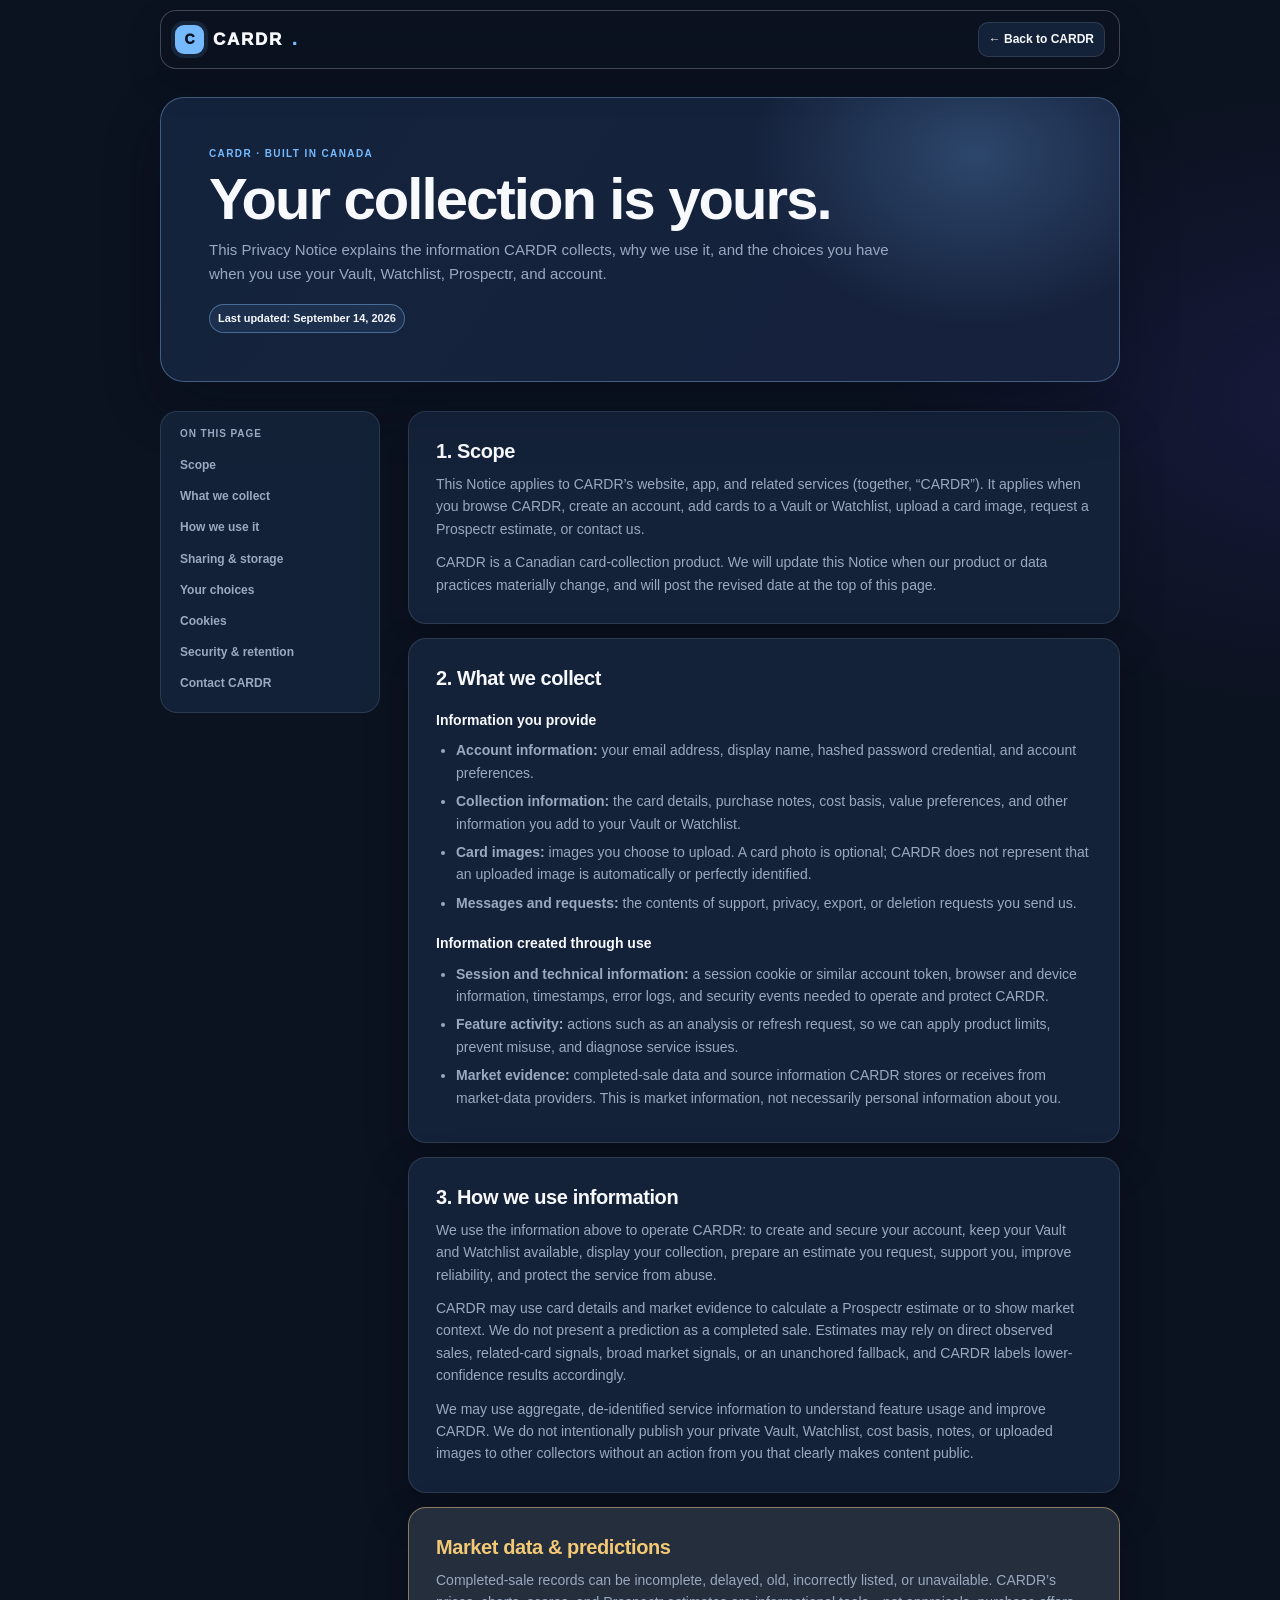
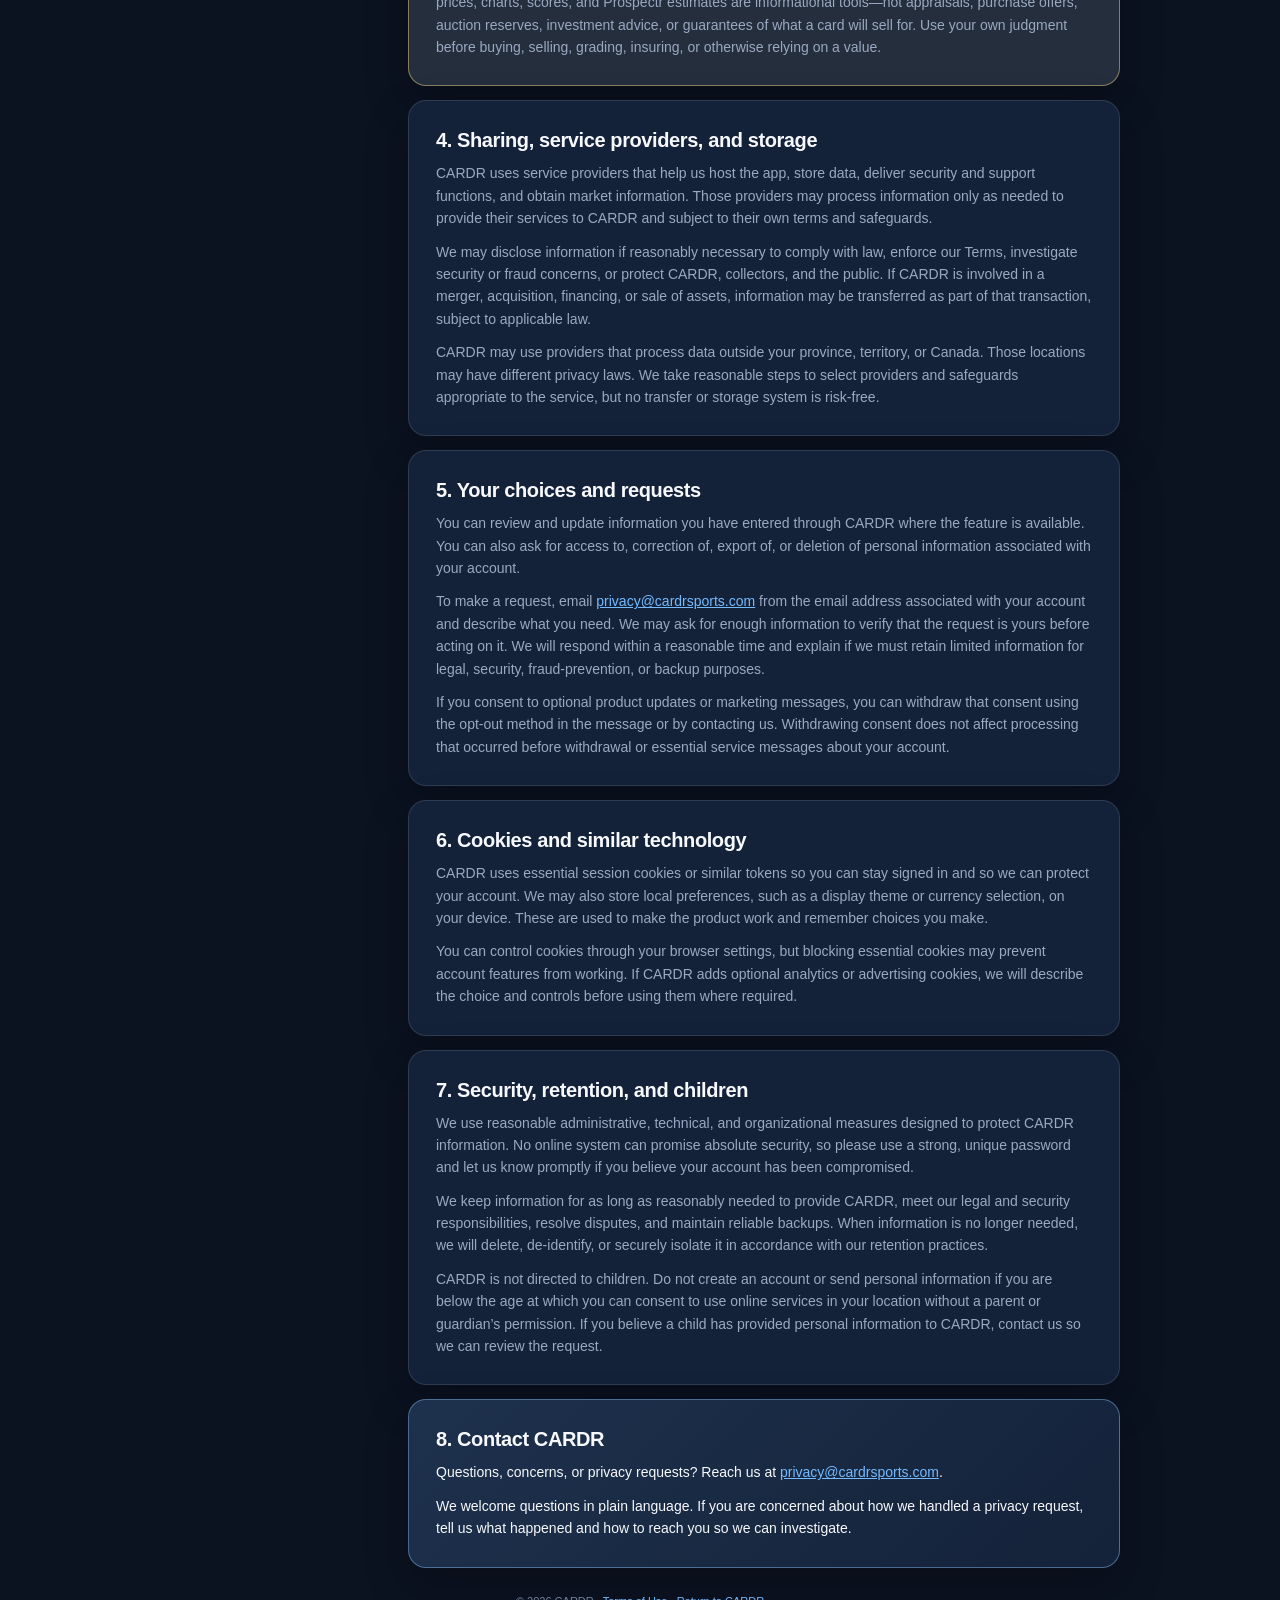
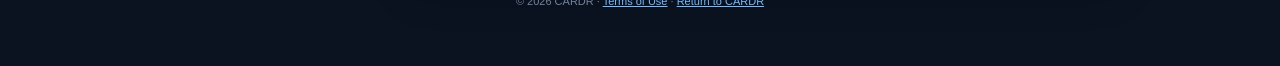
<file: templates/privacy.html>
<!doctype html>
<html lang="en">
<head>
  <meta charset="utf-8">
  <meta name="viewport" content="width=device-width, initial-scale=1, viewport-fit=cover">
  <meta name="theme-color" content="#0b1220">
  <link rel="icon" href="/static/icons/cardr-icon.svg" type="image/svg+xml">
  <title>Privacy Notice — CARDR</title>
  <style>
    :root { color-scheme: dark; --bg:#0b1220; --raised:#101b2d; --surface:#142239; --soft:rgba(148,163,184,.09); --line:rgba(203,213,225,.14); --line-strong:rgba(203,213,225,.27); --text:#f7f9fd; --muted:#9aa9c1; --quiet:#71829c; --blue:#75baff; --blue-ink:#07111d; --gold:#f4c976; --shadow:0 18px 46px rgba(0,0,0,.22); }
    * { box-sizing:border-box; }
    html { background:var(--bg); scroll-behavior:smooth; }
    body { min-width:320px; margin:0; color:var(--text); background:radial-gradient(56rem 34rem at 12% -12%,rgba(71,139,255,.18),transparent 62%),radial-gradient(45rem 30rem at 104% 12%,rgba(112,77,255,.12),transparent 64%),var(--bg); font-family:Inter,ui-sans-serif,-apple-system,BlinkMacSystemFont,"Segoe UI",sans-serif; line-height:1.6; }
    a { color:var(--blue); }
    a:focus-visible { outline:3px solid rgba(117,186,255,.45); outline-offset:3px; }
    .shell { width:min(960px,calc(100% - 28px)); margin:0 auto; padding-bottom:56px; }
    .topbar { position:sticky; z-index:5; top:10px; display:flex; align-items:center; justify-content:space-between; gap:14px; margin:10px 0 28px; border:1px solid var(--line-strong); border-radius:16px; padding:11px 14px; background:color-mix(in srgb,var(--bg) 82%,transparent); box-shadow:0 14px 38px rgba(0,0,0,.13); backdrop-filter:blur(16px); }
    .brand { display:inline-flex; align-items:center; gap:9px; color:var(--text); font-size:17px; font-weight:950; letter-spacing:1.7px; text-decoration:none; }
    .brand-mark { display:grid; width:29px; height:29px; place-items:center; border-radius:9px; color:var(--blue-ink); background:var(--blue); font-size:14px; letter-spacing:0; box-shadow:0 0 0 4px color-mix(in srgb,var(--blue) 12%,transparent); }
    .back { border:1px solid var(--line); border-radius:10px; padding:7px 10px; color:var(--text); background:var(--surface); font-size:12px; font-weight:800; text-decoration:none; }
    .back:hover { border-color:color-mix(in srgb,var(--blue) 50%,var(--line)); color:var(--blue); }
    .hero { position:relative; overflow:hidden; padding:clamp(25px,5vw,48px); border:1px solid color-mix(in srgb,var(--blue) 27%,var(--line)); border-radius:24px; background:linear-gradient(125deg,color-mix(in srgb,var(--surface) 90%,#102a58),color-mix(in srgb,var(--surface) 91%,#29195d)); box-shadow:0 24px 58px rgba(3,9,22,.24); }
    .hero::after { position:absolute; top:-45%; right:-10%; width:30rem; height:23rem; border-radius:50%; background:radial-gradient(ellipse,color-mix(in srgb,var(--blue) 24%,transparent),transparent 66%); content:""; pointer-events:none; }
    .eyebrow { position:relative; z-index:1; color:var(--blue); font-size:10px; font-weight:900; letter-spacing:1.4px; text-transform:uppercase; }
    h1 { position:relative; z-index:1; max-width:700px; margin:7px 0 8px; font-size:clamp(34px,7vw,58px); line-height:1.04; letter-spacing:-1.9px; }
    .lede { position:relative; z-index:1; max-width:690px; margin:0; color:var(--muted); font-size:15px; }
    .updated { position:relative; z-index:1; display:inline-flex; margin-top:18px; border:1px solid color-mix(in srgb,var(--blue) 32%,var(--line)); border-radius:999px; padding:5px 8px; color:var(--text); background:color-mix(in srgb,var(--blue) 9%,transparent); font-size:11px; font-weight:780; }
    .content { display:grid; grid-template-columns:220px minmax(0,1fr); gap:28px; margin-top:29px; }
    .toc { position:sticky; top:85px; align-self:start; border:1px solid var(--line); border-radius:17px; padding:12px; background:color-mix(in srgb,var(--surface) 94%,transparent); }
    .toc strong { display:block; margin:2px 7px 8px; color:var(--muted); font-size:10px; letter-spacing:.9px; text-transform:uppercase; }
    .toc a { display:block; border-radius:9px; padding:6px 7px; color:var(--muted); font-size:12px; font-weight:720; text-decoration:none; }
    .toc a:hover { color:var(--text); background:var(--soft); }
    .article { min-width:0; }
    section { margin:0 0 14px; border:1px solid var(--line); border-radius:18px; padding:clamp(18px,3vw,27px); background:var(--surface); box-shadow:var(--shadow); }
    h2 { margin:0 0 9px; font-size:20px; line-height:1.25; letter-spacing:-.4px; }
    h3 { margin:18px 0 4px; font-size:14px; }
    p, li { color:var(--muted); font-size:14px; }
    p { margin:0 0 11px; }
    p:last-child { margin-bottom:0; }
    ul { margin:8px 0 4px; padding-left:20px; }
    li { margin:6px 0; }
    .callout { border-color:color-mix(in srgb,var(--gold) 42%,var(--line)); background:color-mix(in srgb,var(--gold) 7%,var(--surface)); }
    .callout h2 { color:var(--gold); }
    .contact { border-color:color-mix(in srgb,var(--blue) 35%,var(--line)); background:linear-gradient(135deg,color-mix(in srgb,var(--blue) 10%,var(--surface)),var(--surface)); }
    .contact p { color:var(--text); }
    footer { padding:11px 4px 0; color:var(--quiet); font-size:11px; text-align:center; }
    @media (max-width:720px) { .content { grid-template-columns:1fr; gap:14px; } .toc { position:static; display:flex; flex-wrap:wrap; gap:2px; } .toc strong { width:100%; } .toc a { font-size:11px; } }
    @media (max-width:420px) { .shell { width:min(100% - 20px,960px); } .topbar { top:7px; margin-top:7px; } .brand { font-size:15px; } .hero { border-radius:19px; } }
  </style>
</head>
<body>
  <main class="shell">
    <nav class="topbar" aria-label="Legal navigation">
      <a class="brand" href="/" aria-label="CARDR home"><span class="brand-mark">C</span>CARDR<span style="color:var(--blue)">.</span></a>
      <a class="back" href="/">← Back to CARDR</a>
    </nav>

    <header class="hero">
      <div class="eyebrow">CARDR · Built in Canada</div>
      <h1>Your collection is yours.</h1>
      <p class="lede">This Privacy Notice explains the information CARDR collects, why we use it, and the choices you have when you use your Vault, Watchlist, Prospectr, and account.</p>
      <span class="updated">Last updated: September 14, 2026</span>
    </header>

    <div class="content">
      <nav class="toc" aria-label="On this page">
        <strong>On this page</strong>
        <a href="#scope">Scope</a>
        <a href="#collect">What we collect</a>
        <a href="#use">How we use it</a>
        <a href="#share">Sharing &amp; storage</a>
        <a href="#choices">Your choices</a>
        <a href="#cookies">Cookies</a>
        <a href="#security">Security &amp; retention</a>
        <a href="#contact">Contact CARDR</a>
      </nav>

      <article class="article">
        <section id="scope">
          <h2>1. Scope</h2>
          <p>This Notice applies to CARDR’s website, app, and related services (together, “CARDR”). It applies when you browse CARDR, create an account, add cards to a Vault or Watchlist, upload a card image, request a Prospectr estimate, or contact us.</p>
          <p>CARDR is a Canadian card-collection product. We will update this Notice when our product or data practices materially change, and will post the revised date at the top of this page.</p>
        </section>

        <section id="collect">
          <h2>2. What we collect</h2>
          <h3>Information you provide</h3>
          <ul>
            <li><strong>Account information:</strong> your email address, display name, hashed password credential, and account preferences.</li>
            <li><strong>Collection information:</strong> the card details, purchase notes, cost basis, value preferences, and other information you add to your Vault or Watchlist.</li>
            <li><strong>Card images:</strong> images you choose to upload. A card photo is optional; CARDR does not represent that an uploaded image is automatically or perfectly identified.</li>
            <li><strong>Messages and requests:</strong> the contents of support, privacy, export, or deletion requests you send us.</li>
          </ul>
          <h3>Information created through use</h3>
          <ul>
            <li><strong>Session and technical information:</strong> a session cookie or similar account token, browser and device information, timestamps, error logs, and security events needed to operate and protect CARDR.</li>
            <li><strong>Feature activity:</strong> actions such as an analysis or refresh request, so we can apply product limits, prevent misuse, and diagnose service issues.</li>
            <li><strong>Market evidence:</strong> completed-sale data and source information CARDR stores or receives from market-data providers. This is market information, not necessarily personal information about you.</li>
          </ul>
        </section>

        <section id="use">
          <h2>3. How we use information</h2>
          <p>We use the information above to operate CARDR: to create and secure your account, keep your Vault and Watchlist available, display your collection, prepare an estimate you request, support you, improve reliability, and protect the service from abuse.</p>
          <p>CARDR may use card details and market evidence to calculate a Prospectr estimate or to show market context. We do not present a prediction as a completed sale. Estimates may rely on direct observed sales, related-card signals, broad market signals, or an unanchored fallback, and CARDR labels lower-confidence results accordingly.</p>
          <p>We may use aggregate, de-identified service information to understand feature usage and improve CARDR. We do not intentionally publish your private Vault, Watchlist, cost basis, notes, or uploaded images to other collectors without an action from you that clearly makes content public.</p>
        </section>

        <section class="callout" aria-label="Important market-data notice">
          <h2>Market data &amp; predictions</h2>
          <p>Completed-sale records can be incomplete, delayed, old, incorrectly listed, or unavailable. CARDR’s prices, charts, scores, and Prospectr estimates are informational tools—not appraisals, purchase offers, auction reserves, investment advice, or guarantees of what a card will sell for. Use your own judgment before buying, selling, grading, insuring, or otherwise relying on a value.</p>
        </section>

        <section id="share">
          <h2>4. Sharing, service providers, and storage</h2>
          <p>CARDR uses service providers that help us host the app, store data, deliver security and support functions, and obtain market information. Those providers may process information only as needed to provide their services to CARDR and subject to their own terms and safeguards.</p>
          <p>We may disclose information if reasonably necessary to comply with law, enforce our Terms, investigate security or fraud concerns, or protect CARDR, collectors, and the public. If CARDR is involved in a merger, acquisition, financing, or sale of assets, information may be transferred as part of that transaction, subject to applicable law.</p>
          <p>CARDR may use providers that process data outside your province, territory, or Canada. Those locations may have different privacy laws. We take reasonable steps to select providers and safeguards appropriate to the service, but no transfer or storage system is risk-free.</p>
        </section>

        <section id="choices">
          <h2>5. Your choices and requests</h2>
          <p>You can review and update information you have entered through CARDR where the feature is available. You can also ask for access to, correction of, export of, or deletion of personal information associated with your account.</p>
          <p>To make a request, email <a href="mailto:privacy@cardrsports.com">privacy@cardrsports.com</a> from the email address associated with your account and describe what you need. We may ask for enough information to verify that the request is yours before acting on it. We will respond within a reasonable time and explain if we must retain limited information for legal, security, fraud-prevention, or backup purposes.</p>
          <p>If you consent to optional product updates or marketing messages, you can withdraw that consent using the opt-out method in the message or by contacting us. Withdrawing consent does not affect processing that occurred before withdrawal or essential service messages about your account.</p>
        </section>

        <section id="cookies">
          <h2>6. Cookies and similar technology</h2>
          <p>CARDR uses essential session cookies or similar tokens so you can stay signed in and so we can protect your account. We may also store local preferences, such as a display theme or currency selection, on your device. These are used to make the product work and remember choices you make.</p>
          <p>You can control cookies through your browser settings, but blocking essential cookies may prevent account features from working. If CARDR adds optional analytics or advertising cookies, we will describe the choice and controls before using them where required.</p>
        </section>

        <section id="security">
          <h2>7. Security, retention, and children</h2>
          <p>We use reasonable administrative, technical, and organizational measures designed to protect CARDR information. No online system can promise absolute security, so please use a strong, unique password and let us know promptly if you believe your account has been compromised.</p>
          <p>We keep information for as long as reasonably needed to provide CARDR, meet our legal and security responsibilities, resolve disputes, and maintain reliable backups. When information is no longer needed, we will delete, de-identify, or securely isolate it in accordance with our retention practices.</p>
          <p>CARDR is not directed to children. Do not create an account or send personal information if you are below the age at which you can consent to use online services in your location without a parent or guardian’s permission. If you believe a child has provided personal information to CARDR, contact us so we can review the request.</p>
        </section>

        <section id="contact" class="contact">
          <h2>8. Contact CARDR</h2>
          <p>Questions, concerns, or privacy requests? Reach us at <a href="mailto:privacy@cardrsports.com">privacy@cardrsports.com</a>.</p>
          <p>We welcome questions in plain language. If you are concerned about how we handled a privacy request, tell us what happened and how to reach you so we can investigate.</p>
        </section>
      </article>
    </div>
    <footer>© 2026 CARDR · <a href="/terms">Terms of Use</a> · <a href="/">Return to CARDR</a></footer>
  </main>
</body>
</html>
</file>
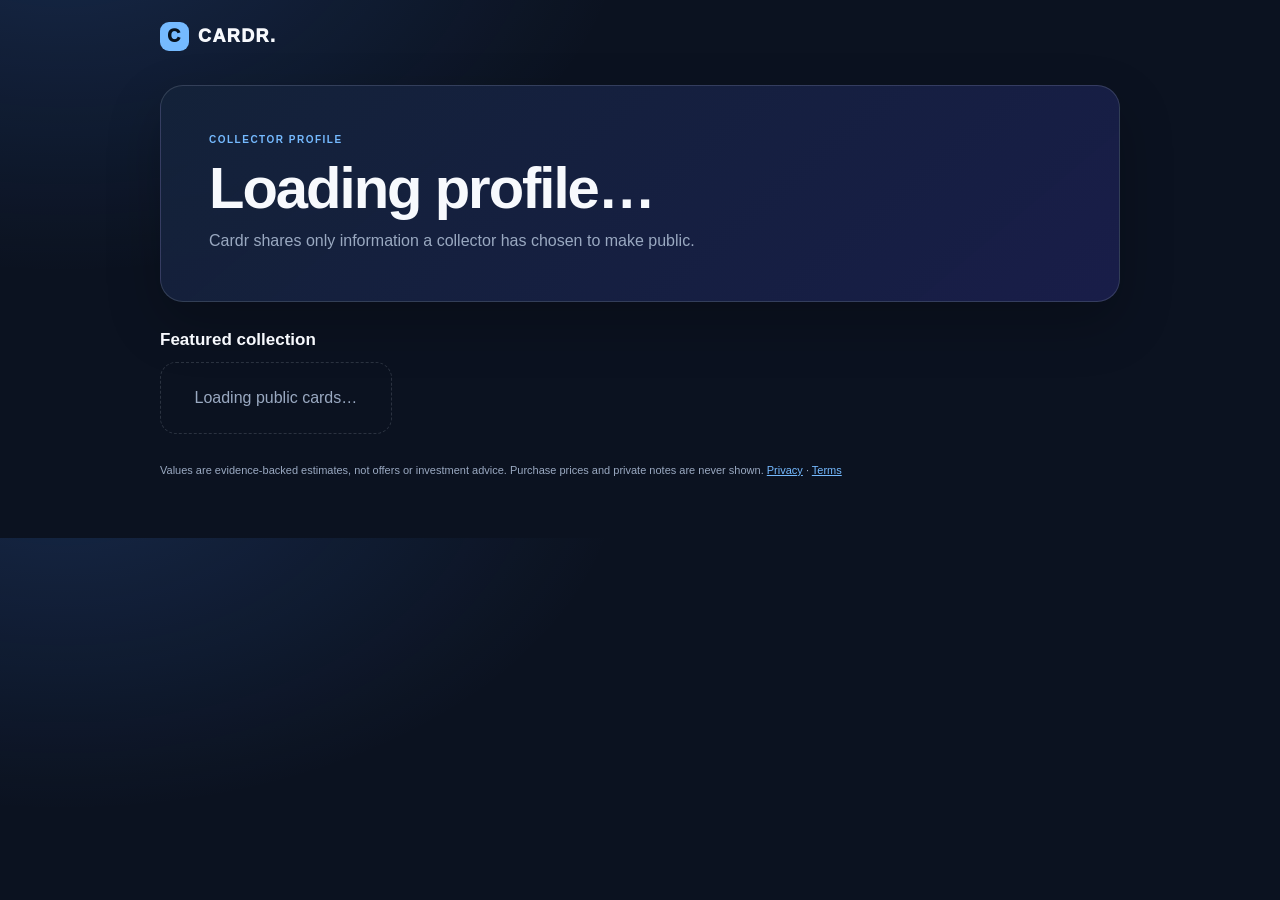
<file: templates/public_profile.html>
<!doctype html>
<html lang="en">
<head>
  <meta charset="UTF-8">
  <meta name="viewport" content="width=device-width, initial-scale=1.0">
  <meta name="theme-color" content="#0b1220">
  <link rel="icon" href="/static/icons/cardr-icon.svg" type="image/svg+xml">
  <title>Cardr collector profile</title>
  <style>
    :root{color-scheme:dark;--bg:#0b1220;--surface:#142239;--line:rgba(203,213,225,.17);--text:#f7f9fd;--muted:#9aa9c1;--blue:#75baff;--gold:#f4c976}*{box-sizing:border-box}body{margin:0;background:radial-gradient(54rem 34rem at 5% -15%,rgba(71,139,255,.18),transparent 65%),var(--bg);color:var(--text);font-family:Inter,ui-sans-serif,-apple-system,BlinkMacSystemFont,"Segoe UI",sans-serif}.shell{width:min(960px,calc(100% - 32px));margin:auto;padding:22px 0 48px}.brand{display:inline-flex;align-items:center;gap:9px;color:var(--text);font-size:18px;font-weight:950;letter-spacing:1.4px;text-decoration:none}.mark{display:grid;width:29px;height:29px;place-items:center;border-radius:9px;color:#07111d;background:var(--blue)}.hero{margin-top:34px;padding:clamp(24px,6vw,48px);border:1px solid var(--line);border-radius:23px;background:linear-gradient(140deg,rgba(20,34,57,.96),rgba(26,31,77,.9));box-shadow:0 22px 54px rgba(0,0,0,.23)}.eyebrow{color:var(--blue);font-size:10px;font-weight:900;letter-spacing:1.5px;text-transform:uppercase}.hero h1{margin:9px 0 7px;font-size:clamp(33px,7vw,58px);letter-spacing:-2px}.hero p{max-width:620px;margin:0;color:var(--muted);line-height:1.58}.meta{margin-top:15px;color:var(--gold);font-size:12px;font-weight:800}.section{margin-top:28px}.section h2{margin:0 0 12px;font-size:17px}.grid{display:grid;grid-template-columns:repeat(auto-fill,minmax(220px,1fr));gap:11px}.card{overflow:hidden;border:1px solid var(--line);border-radius:16px;background:var(--surface)}.art{display:grid;height:134px;place-items:center;overflow:hidden;color:var(--blue);background:linear-gradient(145deg,rgba(117,186,255,.17),#101b2d);font-size:25px;font-weight:900}.art img{width:100%;height:100%;object-fit:cover}.body{padding:13px}.name{overflow:hidden;font-size:14px;font-weight:900;text-overflow:ellipsis;white-space:nowrap}.detail{min-height:30px;margin-top:4px;color:var(--muted);font-size:11px;line-height:1.45}.value{margin-top:12px;color:var(--blue);font-size:18px;font-weight:930}.confidence{margin-top:3px;color:var(--muted);font-size:10px}.empty{padding:26px;border:1px dashed var(--line);border-radius:16px;color:var(--muted);text-align:center}.footer{margin-top:28px;color:var(--muted);font-size:11px;line-height:1.55}.footer a{color:var(--blue)}
  </style>
</head>
<body>
  <main class="shell">
    <a class="brand" href="/"><span class="mark">C</span>CARDR.</a>
    <section class="hero" id="profile"><div class="eyebrow">Collector profile</div><h1>Loading profile…</h1><p>Cardr shares only information a collector has chosen to make public.</p></section>
    <section class="section"><h2>Featured collection</h2><div class="grid" id="cards"><div class="empty">Loading public cards…</div></div></section>
    <p class="footer">Values are evidence-backed estimates, not offers or investment advice. Purchase prices and private notes are never shown. <a href="/privacy">Privacy</a> · <a href="/terms">Terms</a></p>
  </main>
  <script>
    const handle={{ handle|tojson }};
    const safe=value=>String(value??"").replaceAll("&","&amp;").replaceAll("<","&lt;").replaceAll(">","&gt;").replaceAll('"',"&quot;").replaceAll("'","&#039;");
    const money=value=>value===null||value===undefined||!Number.isFinite(Number(value))?"Value not analyzed":new Intl.NumberFormat("en-CA",{style:"currency",currency:"CAD"}).format(Number(value));
    const details=card=>[card.year,card.set_name,card.card_type,card.card_number?(String(card.card_number).startsWith("#")?card.card_number:"#"+card.card_number):"",card.parallel,card.grade].filter(Boolean).join(" · ");
    const initials=name=>String(name||"?").split(/\s+/).filter(Boolean).slice(0,2).map(part=>part[0]).join("").toUpperCase()||"?";
    const safeImage=value=>/^(https:\/\/|\/uploads\/[A-Za-z0-9._-]+$)/i.test(String(value||""))?String(value):"";
    fetch("/api/public/"+encodeURIComponent(handle)).then(async response=>{const data=await response.json().catch(()=>({}));if(!response.ok)throw new Error(data.detail||"Profile unavailable.");return data;}).then(data=>{const profile=data.profile;document.title=`${profile.display_name} on Cardr`;document.querySelector("#profile").innerHTML=`<div class="eyebrow">Collector profile · @${safe(profile.profile_handle)}</div><h1>${safe(profile.display_name)}</h1><p>${safe(profile.bio||"Collecting with Cardr.")}</p><div class="meta">${data.cards.length} public card${data.cards.length===1?"":"s"} · shared by choice</div>`;const cards=data.cards||[];document.querySelector("#cards").innerHTML=cards.length?cards.map(card=>{const image=safeImage(card.image_url);return `<article class="card"><div class="art">${image?`<img src="${safe(image)}" alt="" onerror="this.remove()">`:safe(initials(card.player))}</div><div class="body"><div class="name">${safe(card.player)}</div><div class="detail">${safe(details(card)||"Card details")}</div><div class="value">${money(card.estimated_value_cad)}</div><div class="confidence">${card.estimated_value_cad===null||card.estimated_value_cad===undefined?"Not analyzed":`${safe(card.value_confidence||0)}% evidence confidence`}</div></div></article>`;}).join(""):`<div class="empty">This collector has not chosen any cards to share yet.</div>`;}).catch(error=>{document.querySelector("#profile").innerHTML=`<div class="eyebrow">Cardr</div><h1>Profile unavailable</h1><p>${safe(error.message)}</p>`;document.querySelector("#cards").innerHTML=`<div class="empty">This profile may be private or no longer available.</div>`;});
  </script>
</body>
</html>
</file>
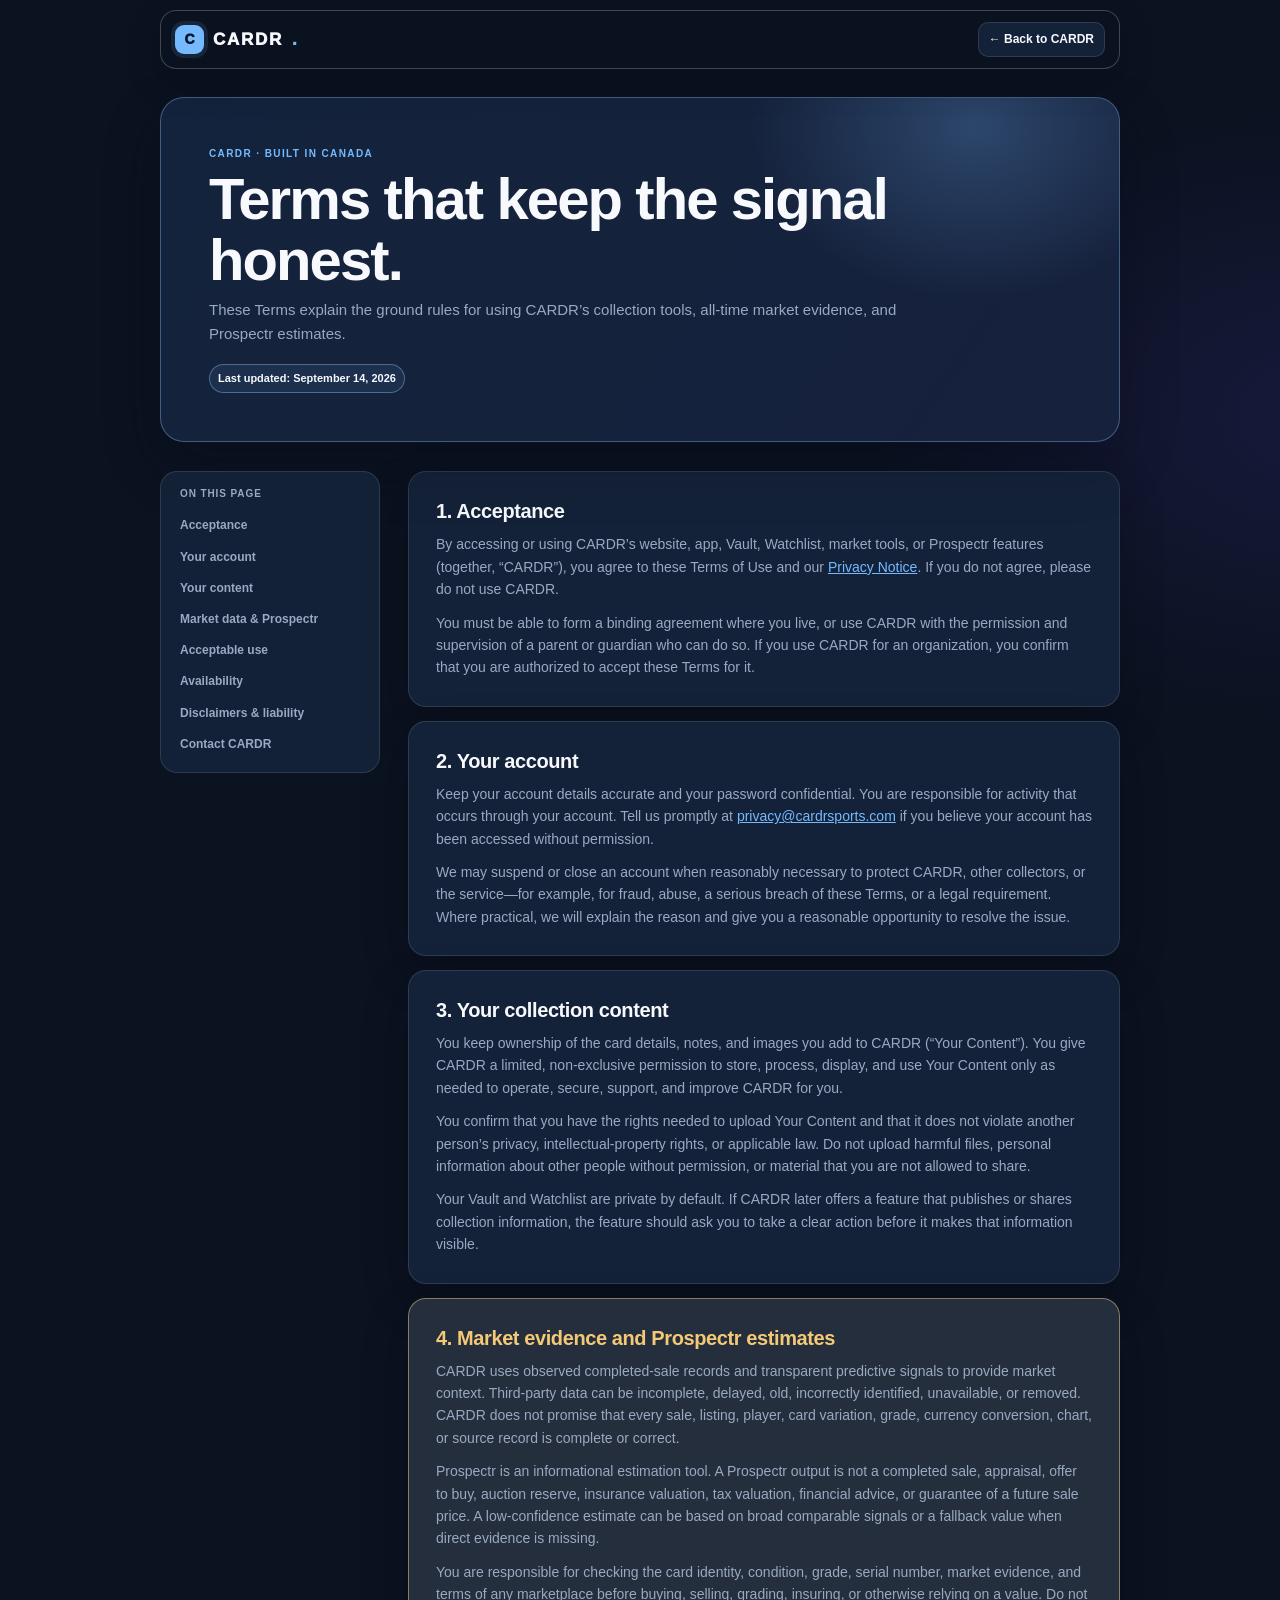
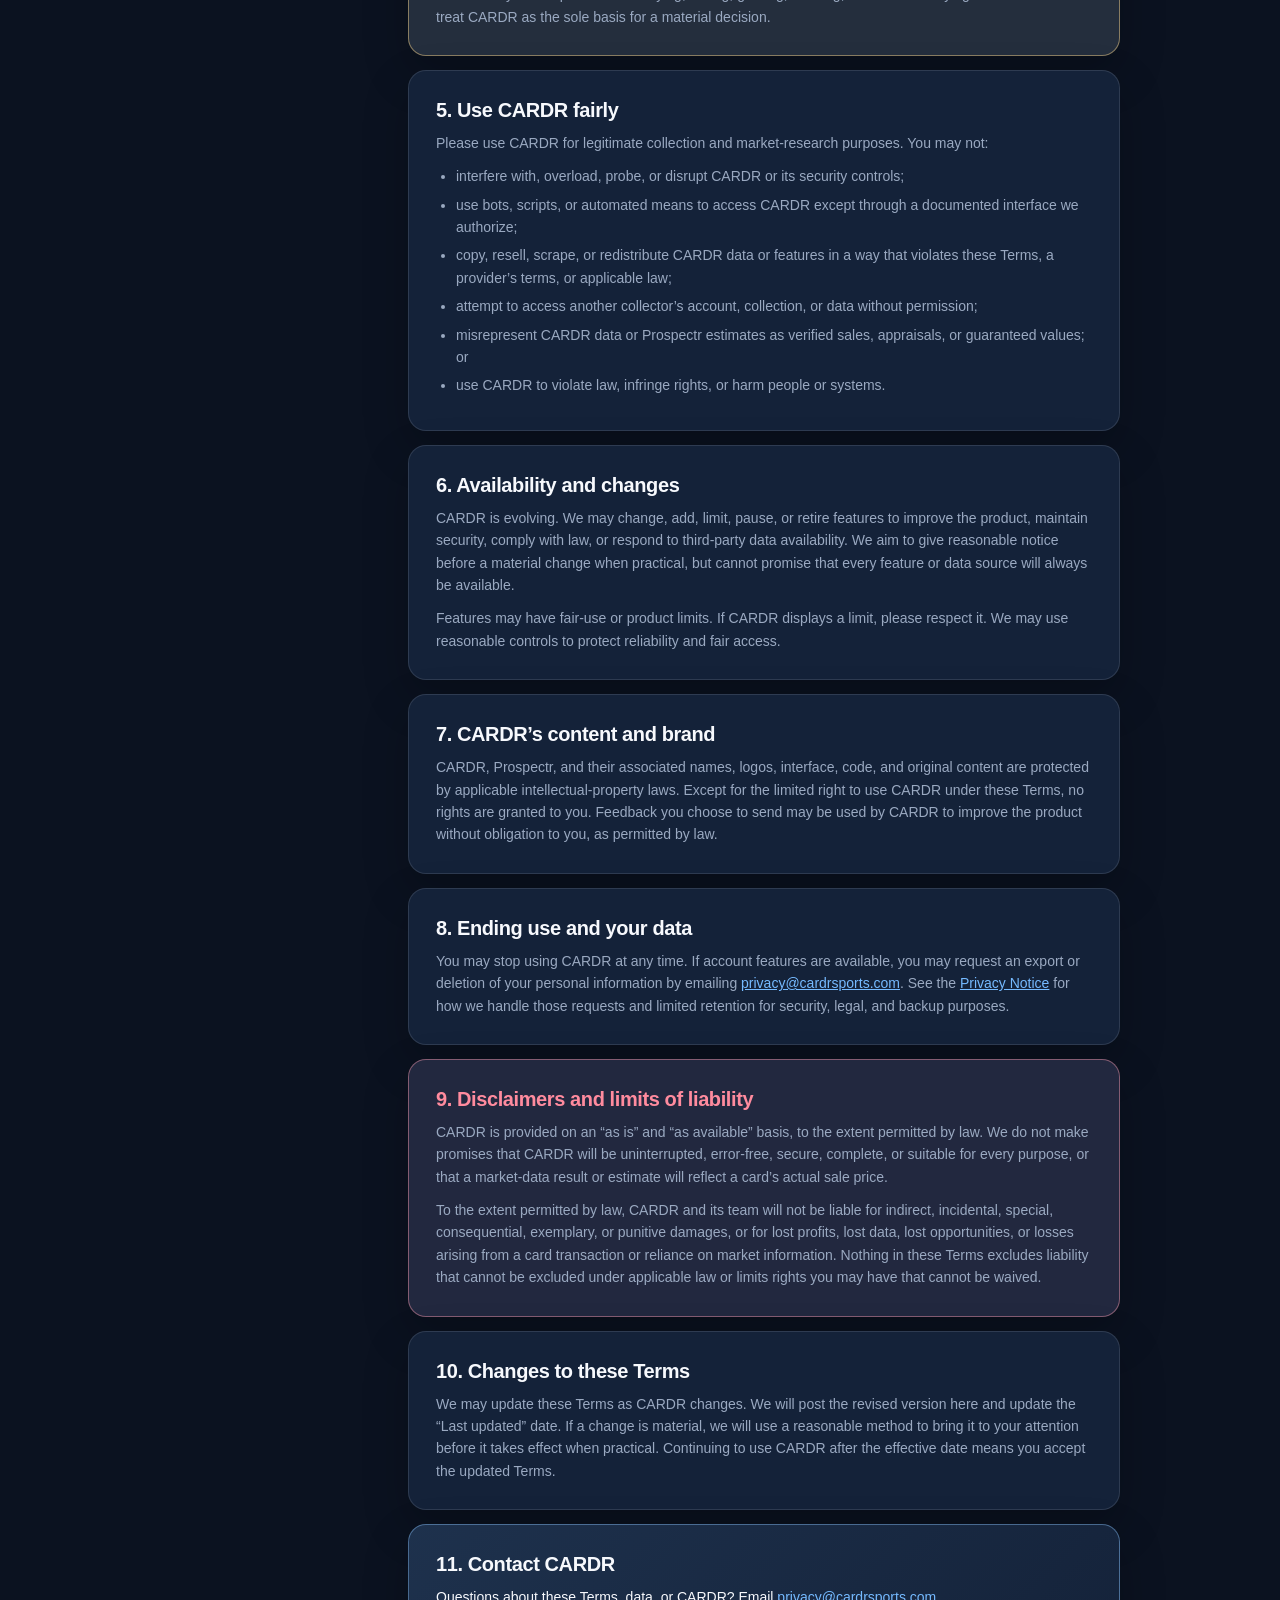
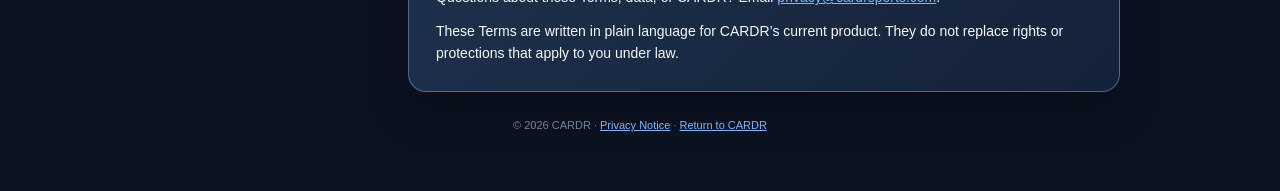
<file: templates/terms.html>
<!doctype html>
<html lang="en">
<head>
  <meta charset="utf-8">
  <meta name="viewport" content="width=device-width, initial-scale=1, viewport-fit=cover">
  <meta name="theme-color" content="#0b1220">
  <link rel="icon" href="/static/icons/cardr-icon.svg" type="image/svg+xml">
  <title>Terms of Use — CARDR</title>
  <style>
    :root { color-scheme: dark; --bg:#0b1220; --raised:#101b2d; --surface:#142239; --soft:rgba(148,163,184,.09); --line:rgba(203,213,225,.14); --line-strong:rgba(203,213,225,.27); --text:#f7f9fd; --muted:#9aa9c1; --quiet:#71829c; --blue:#75baff; --blue-ink:#07111d; --gold:#f4c976; --red:#ff8b9e; --shadow:0 18px 46px rgba(0,0,0,.22); }
    * { box-sizing:border-box; }
    html { background:var(--bg); scroll-behavior:smooth; }
    body { min-width:320px; margin:0; color:var(--text); background:radial-gradient(56rem 34rem at 12% -12%,rgba(71,139,255,.18),transparent 62%),radial-gradient(45rem 30rem at 104% 12%,rgba(112,77,255,.12),transparent 64%),var(--bg); font-family:Inter,ui-sans-serif,-apple-system,BlinkMacSystemFont,"Segoe UI",sans-serif; line-height:1.6; }
    a { color:var(--blue); }
    a:focus-visible { outline:3px solid rgba(117,186,255,.45); outline-offset:3px; }
    .shell { width:min(960px,calc(100% - 28px)); margin:0 auto; padding-bottom:56px; }
    .topbar { position:sticky; z-index:5; top:10px; display:flex; align-items:center; justify-content:space-between; gap:14px; margin:10px 0 28px; border:1px solid var(--line-strong); border-radius:16px; padding:11px 14px; background:color-mix(in srgb,var(--bg) 82%,transparent); box-shadow:0 14px 38px rgba(0,0,0,.13); backdrop-filter:blur(16px); }
    .brand { display:inline-flex; align-items:center; gap:9px; color:var(--text); font-size:17px; font-weight:950; letter-spacing:1.7px; text-decoration:none; }
    .brand-mark { display:grid; width:29px; height:29px; place-items:center; border-radius:9px; color:var(--blue-ink); background:var(--blue); font-size:14px; letter-spacing:0; box-shadow:0 0 0 4px color-mix(in srgb,var(--blue) 12%,transparent); }
    .back { border:1px solid var(--line); border-radius:10px; padding:7px 10px; color:var(--text); background:var(--surface); font-size:12px; font-weight:800; text-decoration:none; }
    .back:hover { border-color:color-mix(in srgb,var(--blue) 50%,var(--line)); color:var(--blue); }
    .hero { position:relative; overflow:hidden; padding:clamp(25px,5vw,48px); border:1px solid color-mix(in srgb,var(--blue) 27%,var(--line)); border-radius:24px; background:linear-gradient(125deg,color-mix(in srgb,var(--surface) 90%,#102a58),color-mix(in srgb,var(--surface) 91%,#29195d)); box-shadow:0 24px 58px rgba(3,9,22,.24); }
    .hero::after { position:absolute; top:-45%; right:-10%; width:30rem; height:23rem; border-radius:50%; background:radial-gradient(ellipse,color-mix(in srgb,var(--blue) 24%,transparent),transparent 66%); content:""; pointer-events:none; }
    .eyebrow { position:relative; z-index:1; color:var(--blue); font-size:10px; font-weight:900; letter-spacing:1.4px; text-transform:uppercase; }
    h1 { position:relative; z-index:1; max-width:700px; margin:7px 0 8px; font-size:clamp(34px,7vw,58px); line-height:1.04; letter-spacing:-1.9px; }
    .lede { position:relative; z-index:1; max-width:690px; margin:0; color:var(--muted); font-size:15px; }
    .updated { position:relative; z-index:1; display:inline-flex; margin-top:18px; border:1px solid color-mix(in srgb,var(--blue) 32%,var(--line)); border-radius:999px; padding:5px 8px; color:var(--text); background:color-mix(in srgb,var(--blue) 9%,transparent); font-size:11px; font-weight:780; }
    .content { display:grid; grid-template-columns:220px minmax(0,1fr); gap:28px; margin-top:29px; }
    .toc { position:sticky; top:85px; align-self:start; border:1px solid var(--line); border-radius:17px; padding:12px; background:color-mix(in srgb,var(--surface) 94%,transparent); }
    .toc strong { display:block; margin:2px 7px 8px; color:var(--muted); font-size:10px; letter-spacing:.9px; text-transform:uppercase; }
    .toc a { display:block; border-radius:9px; padding:6px 7px; color:var(--muted); font-size:12px; font-weight:720; text-decoration:none; }
    .toc a:hover { color:var(--text); background:var(--soft); }
    .article { min-width:0; }
    section { margin:0 0 14px; border:1px solid var(--line); border-radius:18px; padding:clamp(18px,3vw,27px); background:var(--surface); box-shadow:var(--shadow); }
    h2 { margin:0 0 9px; font-size:20px; line-height:1.25; letter-spacing:-.4px; }
    h3 { margin:18px 0 4px; font-size:14px; }
    p, li { color:var(--muted); font-size:14px; }
    p { margin:0 0 11px; }
    p:last-child { margin-bottom:0; }
    ul { margin:8px 0 4px; padding-left:20px; }
    li { margin:6px 0; }
    .callout { border-color:color-mix(in srgb,var(--gold) 42%,var(--line)); background:color-mix(in srgb,var(--gold) 7%,var(--surface)); }
    .callout h2 { color:var(--gold); }
    .warning { border-color:color-mix(in srgb,var(--red) 38%,var(--line)); background:color-mix(in srgb,var(--red) 6%,var(--surface)); }
    .warning h2 { color:var(--red); }
    .contact { border-color:color-mix(in srgb,var(--blue) 35%,var(--line)); background:linear-gradient(135deg,color-mix(in srgb,var(--blue) 10%,var(--surface)),var(--surface)); }
    .contact p { color:var(--text); }
    footer { padding:11px 4px 0; color:var(--quiet); font-size:11px; text-align:center; }
    @media (max-width:720px) { .content { grid-template-columns:1fr; gap:14px; } .toc { position:static; display:flex; flex-wrap:wrap; gap:2px; } .toc strong { width:100%; } .toc a { font-size:11px; } }
    @media (max-width:420px) { .shell { width:min(100% - 20px,960px); } .topbar { top:7px; margin-top:7px; } .brand { font-size:15px; } .hero { border-radius:19px; } }
  </style>
</head>
<body>
  <main class="shell">
    <nav class="topbar" aria-label="Legal navigation">
      <a class="brand" href="/" aria-label="CARDR home"><span class="brand-mark">C</span>CARDR<span style="color:var(--blue)">.</span></a>
      <a class="back" href="/">← Back to CARDR</a>
    </nav>

    <header class="hero">
      <div class="eyebrow">CARDR · Built in Canada</div>
      <h1>Terms that keep the signal honest.</h1>
      <p class="lede">These Terms explain the ground rules for using CARDR’s collection tools, all-time market evidence, and Prospectr estimates.</p>
      <span class="updated">Last updated: September 14, 2026</span>
    </header>

    <div class="content">
      <nav class="toc" aria-label="On this page">
        <strong>On this page</strong>
        <a href="#accept">Acceptance</a>
        <a href="#account">Your account</a>
        <a href="#content">Your content</a>
        <a href="#data">Market data &amp; Prospectr</a>
        <a href="#rules">Acceptable use</a>
        <a href="#availability">Availability</a>
        <a href="#liability">Disclaimers &amp; liability</a>
        <a href="#contact">Contact CARDR</a>
      </nav>

      <article class="article">
        <section id="accept">
          <h2>1. Acceptance</h2>
          <p>By accessing or using CARDR’s website, app, Vault, Watchlist, market tools, or Prospectr features (together, “CARDR”), you agree to these Terms of Use and our <a href="/privacy">Privacy Notice</a>. If you do not agree, please do not use CARDR.</p>
          <p>You must be able to form a binding agreement where you live, or use CARDR with the permission and supervision of a parent or guardian who can do so. If you use CARDR for an organization, you confirm that you are authorized to accept these Terms for it.</p>
        </section>

        <section id="account">
          <h2>2. Your account</h2>
          <p>Keep your account details accurate and your password confidential. You are responsible for activity that occurs through your account. Tell us promptly at <a href="mailto:privacy@cardrsports.com">privacy@cardrsports.com</a> if you believe your account has been accessed without permission.</p>
          <p>We may suspend or close an account when reasonably necessary to protect CARDR, other collectors, or the service—for example, for fraud, abuse, a serious breach of these Terms, or a legal requirement. Where practical, we will explain the reason and give you a reasonable opportunity to resolve the issue.</p>
        </section>

        <section id="content">
          <h2>3. Your collection content</h2>
          <p>You keep ownership of the card details, notes, and images you add to CARDR (“Your Content”). You give CARDR a limited, non-exclusive permission to store, process, display, and use Your Content only as needed to operate, secure, support, and improve CARDR for you.</p>
          <p>You confirm that you have the rights needed to upload Your Content and that it does not violate another person’s privacy, intellectual-property rights, or applicable law. Do not upload harmful files, personal information about other people without permission, or material that you are not allowed to share.</p>
          <p>Your Vault and Watchlist are private by default. If CARDR later offers a feature that publishes or shares collection information, the feature should ask you to take a clear action before it makes that information visible.</p>
        </section>

        <section id="data" class="callout">
          <h2>4. Market evidence and Prospectr estimates</h2>
          <p>CARDR uses observed completed-sale records and transparent predictive signals to provide market context. Third-party data can be incomplete, delayed, old, incorrectly identified, unavailable, or removed. CARDR does not promise that every sale, listing, player, card variation, grade, currency conversion, chart, or source record is complete or correct.</p>
          <p>Prospectr is an informational estimation tool. A Prospectr output is not a completed sale, appraisal, offer to buy, auction reserve, insurance valuation, tax valuation, financial advice, or guarantee of a future sale price. A low-confidence estimate can be based on broad comparable signals or a fallback value when direct evidence is missing.</p>
          <p>You are responsible for checking the card identity, condition, grade, serial number, market evidence, and terms of any marketplace before buying, selling, grading, insuring, or otherwise relying on a value. Do not treat CARDR as the sole basis for a material decision.</p>
        </section>

        <section id="rules">
          <h2>5. Use CARDR fairly</h2>
          <p>Please use CARDR for legitimate collection and market-research purposes. You may not:</p>
          <ul>
            <li>interfere with, overload, probe, or disrupt CARDR or its security controls;</li>
            <li>use bots, scripts, or automated means to access CARDR except through a documented interface we authorize;</li>
            <li>copy, resell, scrape, or redistribute CARDR data or features in a way that violates these Terms, a provider’s terms, or applicable law;</li>
            <li>attempt to access another collector’s account, collection, or data without permission;</li>
            <li>misrepresent CARDR data or Prospectr estimates as verified sales, appraisals, or guaranteed values; or</li>
            <li>use CARDR to violate law, infringe rights, or harm people or systems.</li>
          </ul>
        </section>

        <section id="availability">
          <h2>6. Availability and changes</h2>
          <p>CARDR is evolving. We may change, add, limit, pause, or retire features to improve the product, maintain security, comply with law, or respond to third-party data availability. We aim to give reasonable notice before a material change when practical, but cannot promise that every feature or data source will always be available.</p>
          <p>Features may have fair-use or product limits. If CARDR displays a limit, please respect it. We may use reasonable controls to protect reliability and fair access.</p>
        </section>

        <section id="ownership">
          <h2>7. CARDR’s content and brand</h2>
          <p>CARDR, Prospectr, and their associated names, logos, interface, code, and original content are protected by applicable intellectual-property laws. Except for the limited right to use CARDR under these Terms, no rights are granted to you. Feedback you choose to send may be used by CARDR to improve the product without obligation to you, as permitted by law.</p>
        </section>

        <section id="ending">
          <h2>8. Ending use and your data</h2>
          <p>You may stop using CARDR at any time. If account features are available, you may request an export or deletion of your personal information by emailing <a href="mailto:privacy@cardrsports.com">privacy@cardrsports.com</a>. See the <a href="/privacy">Privacy Notice</a> for how we handle those requests and limited retention for security, legal, and backup purposes.</p>
        </section>

        <section id="liability" class="warning">
          <h2>9. Disclaimers and limits of liability</h2>
          <p>CARDR is provided on an “as is” and “as available” basis, to the extent permitted by law. We do not make promises that CARDR will be uninterrupted, error-free, secure, complete, or suitable for every purpose, or that a market-data result or estimate will reflect a card’s actual sale price.</p>
          <p>To the extent permitted by law, CARDR and its team will not be liable for indirect, incidental, special, consequential, exemplary, or punitive damages, or for lost profits, lost data, lost opportunities, or losses arising from a card transaction or reliance on market information. Nothing in these Terms excludes liability that cannot be excluded under applicable law or limits rights you may have that cannot be waived.</p>
        </section>

        <section id="changes">
          <h2>10. Changes to these Terms</h2>
          <p>We may update these Terms as CARDR changes. We will post the revised version here and update the “Last updated” date. If a change is material, we will use a reasonable method to bring it to your attention before it takes effect when practical. Continuing to use CARDR after the effective date means you accept the updated Terms.</p>
        </section>

        <section id="contact" class="contact">
          <h2>11. Contact CARDR</h2>
          <p>Questions about these Terms, data, or CARDR? Email <a href="mailto:privacy@cardrsports.com">privacy@cardrsports.com</a>.</p>
          <p>These Terms are written in plain language for CARDR’s current product. They do not replace rights or protections that apply to you under law.</p>
        </section>
      </article>
    </div>
    <footer>© 2026 CARDR · <a href="/privacy">Privacy Notice</a> · <a href="/">Return to CARDR</a></footer>
  </main>
</body>
</html>
</file>
